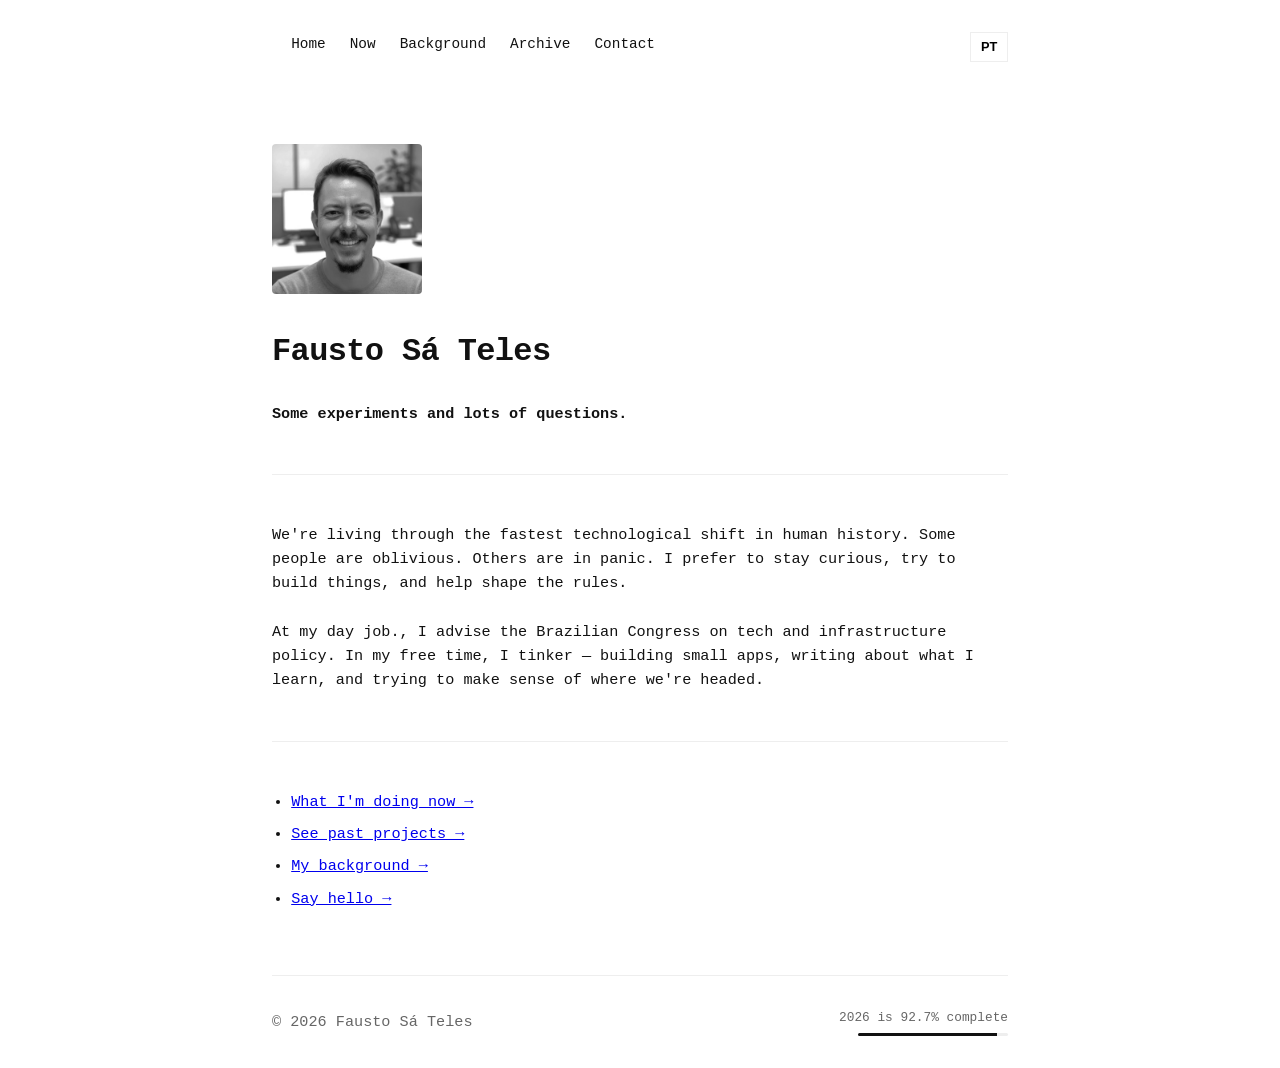
<file: index.html>
<!DOCTYPE html>
<html lang="en">
<head>
    <meta charset="UTF-8">
    <meta name="viewport" content="width=device-width, initial-scale=1.0">
    <title>Fausto Sá Teles</title>
    <meta name="description" content="Running little experiments. Asking big questions. Personal website of Fausto Sá Teles.">
    <link rel="stylesheet" href="css/style.css">
</head>
<body>
    <header>
        <nav>
            <ul>
                <li><a href="index.html">Home</a></li>
                <li><a href="now.html"><span data-lang="en">Now</span><span data-lang="pt">Agora</span></a></li>
                <li><a href="academic.html"><span data-lang="en">Background</span><span data-lang="pt">Acadêmico</span></a></li>
                <li><a href="projects.html"><span data-lang="en">Archive</span><span data-lang="pt">Arquivo</span></a></li>
                <li><a href="contact.html"><span data-lang="en">Contact</span><span data-lang="pt">Contato</span></a></li>
            </ul>
        </nav>
        <button id="lang-toggle" class="lang-toggle">PT</button>
    </header>

    <main>
        <section data-lang="en">
            <img src="images/fausto.JPG" alt="Fausto Sá Teles" class="profile-pic">
            <h1>Fausto Sá Teles</h1>
            <p><strong>Some experiments and lots of questions.</strong></p>
            <hr>
            <p>We're living through the fastest technological shift in human history. Some people are oblivious. Others are in panic. I prefer to stay curious, try to build things, and help shape the rules.</p>
            <p>At my day job., I advise the Brazilian Congress on tech and infrastructure policy. In my free time, I tinker — building small apps, writing about what I learn, and trying to make sense of where we're headed.</p>
            
            <hr>
            <ul>
                <li><a href="now.html">What I'm doing now →</a></li>
                <li><a href="projects.html">See past projects →</a></li>
                <li><a href="academic.html">My background →</a></li>
                <li><a href="contact.html">Say hello →</a></li>
            </ul>
        </section>

        <section data-lang="pt">
            <img src="images/fausto.JPG" alt="Fausto Sá Teles" class="profile-pic">
            <h1>Fausto Sá Teles</h1>
            <p><strong>Alguns experimentos e muitas perguntas.</strong></p>
            <hr>
            <p>Estamos vivendo a transição tecnológica mais rápida da história. Algumas pessoas ignoram. Outras estão em pânico. Eu prefiro manter a curiosidade, tentar construir soluções e ajudar a moldar as regras.</p>
            <p>No trabalho, assessoro o Congresso Nacional em políticas de tecnologia e infraestrutura. No meu tempo livre, faço pequenos experimentos — criando ferramentas de software, escrevendo sobre o que estou aprendendo e tentando entender para onde estamos indo.</p>
            
            <hr>
            <ul>
                <li><a href="now.html">O que estou fazendo agora →</a></li>
                <li><a href="projects.html">Veja projetos antigos →</a></li>
                <li><a href="academic.html">Minha trajetória →</a></li>
                <li><a href="contact.html">Mande um oi →</a></li>
            </ul>
        </section>
    </main>

    <footer>
        <p>© 2026 Fausto Sá Teles</p>
        <div class="memento-mori">
            <span id="year-text">Loading...</span>
            <div class="progress-bar-container">
                <div id="year-progress" class="progress-bar"></div>
            </div>
        </div>
    </footer>

    <script src="js/lang.js"></script>
    <script src="js/widget.js"></script>
</body>
</html>
</file>
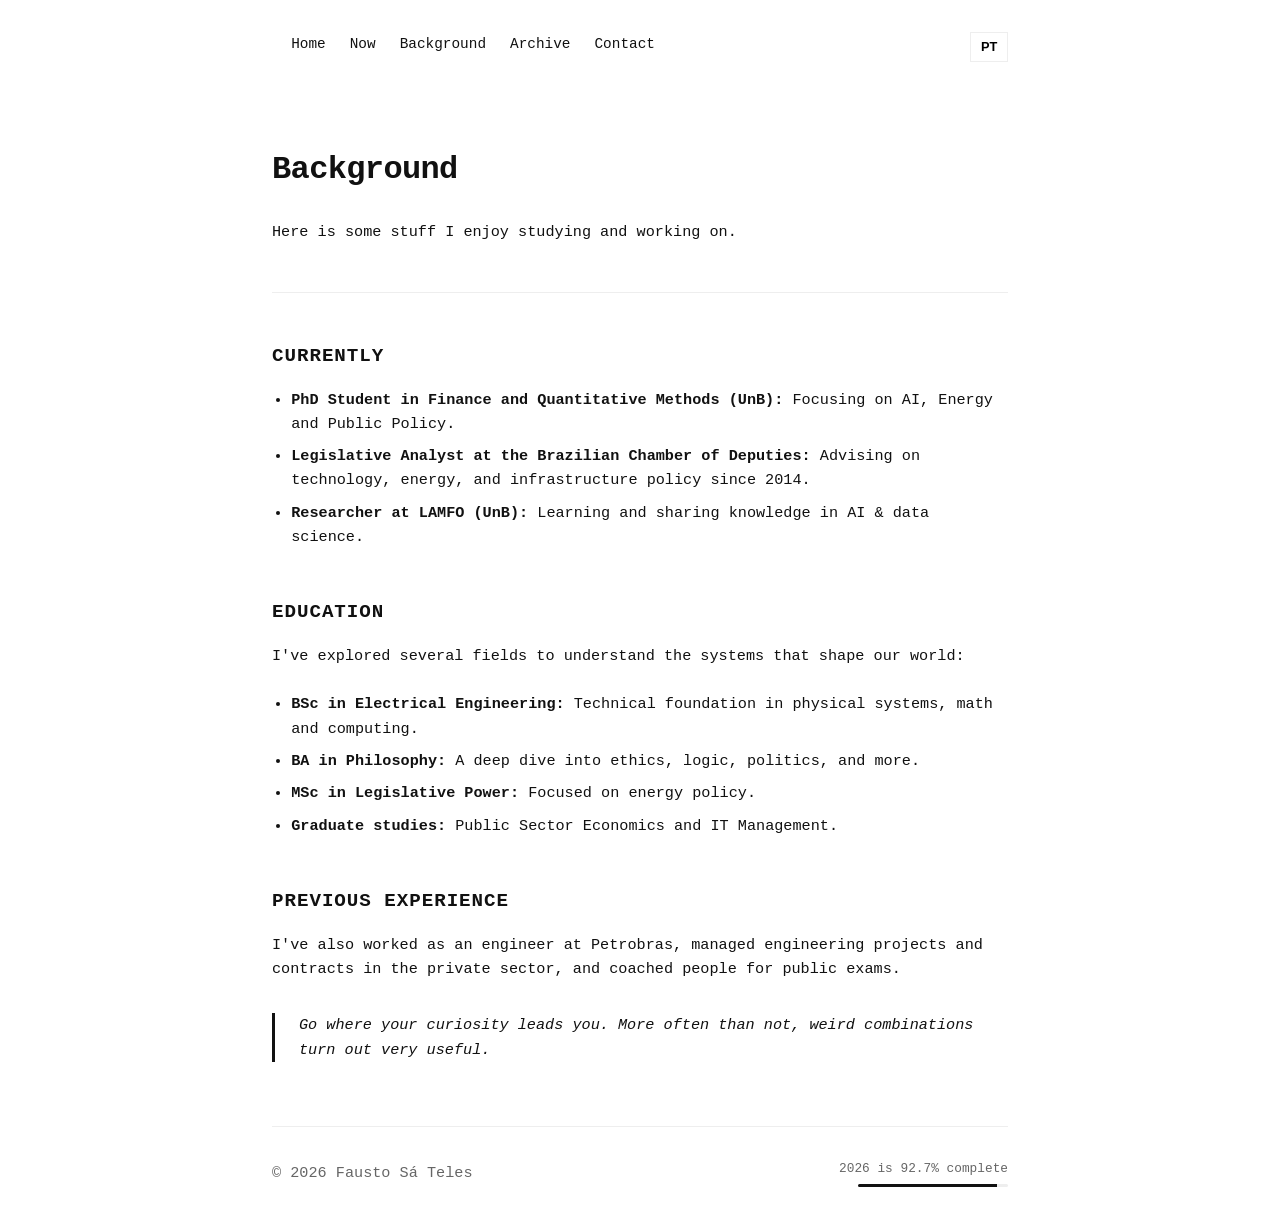
<file: academic.html>
<!DOCTYPE html>
<html lang="en">
<head>
    <meta charset="UTF-8">
    <meta name="viewport" content="width=device-width, initial-scale=1.0">
    <title>Background — Fausto Sá Teles</title>
    <link rel="stylesheet" href="css/style.css">
</head>
<body>
    <header>
        <nav>
            <ul>
                <li><a href="index.html">Home</a></li>
                <li><a href="now.html"><span data-lang="en">Now</span><span data-lang="pt">Agora</span></a></li>
                <li><a href="academic.html"><span data-lang="en">Background</span><span data-lang="pt">Acadêmico</span></a></li>
                <li><a href="projects.html"><span data-lang="en">Archive</span><span data-lang="pt">Arquivo</span></a></li>
                <li><a href="contact.html"><span data-lang="en">Contact</span><span data-lang="pt">Contato</span></a></li>
            </ul>
        </nav>
        <button id="lang-toggle" class="lang-toggle">PT</button>
    </header>

    <main>
        <section data-lang="en">
            <h1>Background</h1>
            <p>Here is some stuff I enjoy studying and working on.</p>
            <hr>
            
            <h2>Currently</h2>
            <ul>
                <li><strong>PhD Student in Finance and Quantitative Methods (UnB):</strong> Focusing on AI, Energy and Public Policy.</li>
                <li><strong>Legislative Analyst at the Brazilian Chamber of Deputies:</strong> Advising on technology, energy, and infrastructure policy since 2014.</li>
                <li><strong>Researcher at LAMFO (UnB):</strong> Learning and sharing knowledge in AI & data science.</li>
            </ul>

            <h2>Education</h2>
            <p>I've explored several fields to understand the systems that shape our world:</p>
            <ul>
                <li><strong>BSc in Electrical Engineering:</strong> Technical foundation in physical systems, math and computing.</li>
                <li><strong>BA in Philosophy:</strong> A deep dive into ethics, logic, politics, and more.</li>
                <li><strong>MSc in Legislative Power:</strong> Focused on energy policy.</li>        
                <li><strong>Graduate studies:</strong> Public Sector Economics and IT Management.</li>
            </ul>

            <h2>Previous Experience</h2>
            <p>I've also worked as an engineer at Petrobras, managed engineering projects and contracts in the private sector, and coached people for public exams.</p>

            <blockquote>
                Go where your curiosity leads you. More often than not, weird combinations turn out very useful.
            </blockquote>
        </section>

        <section data-lang="pt">
            <h1>Acadêmico</h1>
            <p>Alguns coisas que gosto de estudar e fazer.</p>
            <hr>
            
            <h2>Atualmente</h2>
            <ul>
                <li><strong>Doutorando em Finanças e Métodos Quantitativos (UnB):</strong> Focado em IA, Energia e Políticas Públicas.</li>
                <li><strong>Analista Legislativo na Câmara dos Deputados:</strong> Assessorando em políticas de tecnologia, energia e infraestrutura desde 2014.</li>
                <li><strong>Pesquisador no LAMFO (UnB):</strong> Aprendendo e compartilhando conhecimento em IA e ciência de dados.</li>
            </ul>

            <h2>Formação</h2>
            <p>Explorei diversas áreas tentando entender melhor os sistemas que moldam o nosso mundo:</p>
            <ul>
                <li><strong>Engenharia Elétrica:</strong> Base técnica em sistemas físicos, matemática e computação.</li>
                <li><strong>Bacharel em Filosofia:</strong> Mergulho em ética, lógica, política e outros temas.</li>
                <li><strong>Mestre em Poder Legislativo:</strong> Focado em política energética.</li>
                <li><strong>Pós-graduações:</strong> Economia do Setor Público e Gestão de TI.</li>
            </ul>

            <h2>Experiências Anteriores</h2>
            <p>Também já trabalhei como engenheiro na Petrobras, gerenciei projetos e contratos de engenharia no setor privado e mentorei alunos para concursos públicos.</p>

            <blockquote>
                Siga sua curiosidade. Na maioria das vezes, combinações estranhas acabam sendo muito úteis.
            </blockquote>
        </section>
    </main>

    <footer>
        <p>© 2026 Fausto Sá Teles</p>
        <div class="memento-mori">
            <span id="year-text">Loading...</span>
            <div class="progress-bar-container">
                <div id="year-progress" class="progress-bar"></div>
            </div>
        </div>
    </footer>

    <script src="js/lang.js"></script>
    <script src="js/widget.js"></script>
</body>
</html>
</file>
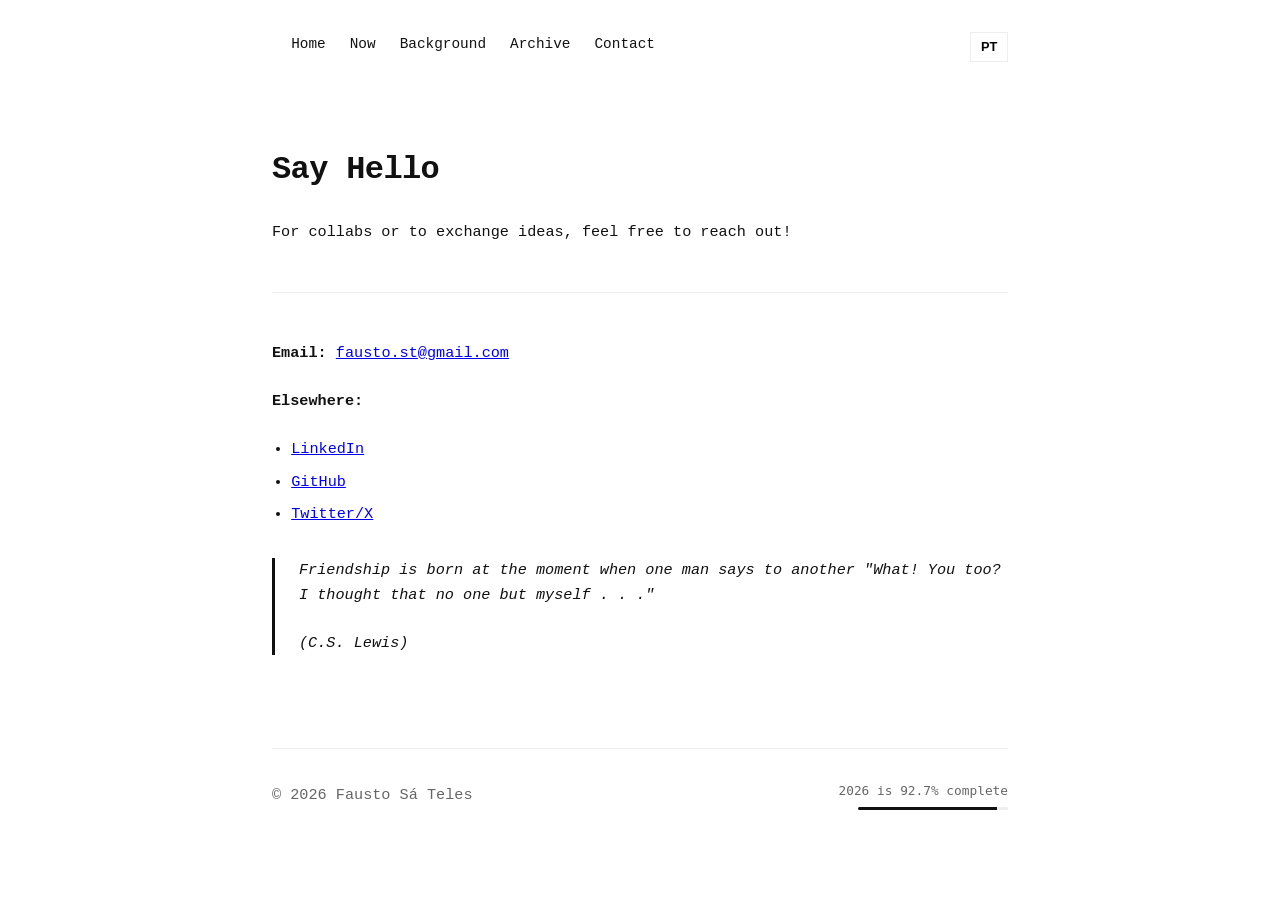
<file: contact.html>
<!DOCTYPE html>
<html lang="en">
<head>
    <meta charset="UTF-8">
    <meta name="viewport" content="width=device-width, initial-scale=1.0">
    <title>Contact — Fausto Sá Teles</title>
    <link rel="stylesheet" href="css/style.css">
</head>
<body>
    <header>
        <nav>
            <ul>
                <li><a href="index.html">Home</a></li>
                <li><a href="now.html"><span data-lang="en">Now</span><span data-lang="pt">Agora</span></a></li>
                <li><a href="academic.html"><span data-lang="en">Background</span><span data-lang="pt">Acadêmico</span></a></li>
                <li><a href="projects.html"><span data-lang="en">Archive</span><span data-lang="pt">Arquivo</span></a></li>
                <li><a href="contact.html"><span data-lang="en">Contact</span><span data-lang="pt">Contato</span></a></li>
            </ul>
        </nav>
        <button id="lang-toggle" class="lang-toggle">PT</button>
    </header>

    <main>
        <section data-lang="en">
            <h1>Say Hello</h1>
            <p>For collabs or to exchange ideas, feel free to reach out!</p>
            <hr>

            <p><strong>Email:</strong> <a href="mailto:fausto.st@gmail.com">fausto.st@gmail.com</a></p>

            <p><strong>Elsewhere:</strong></p>
            <ul>
                <li><a href="https://linkedin.com/in/faustosateles" target="_blank" rel="noopener">LinkedIn</a></li>
                <li><a href="https://github.com/faustost" target="_blank" rel="noopener">GitHub</a></li>
                <li><a href="https://x.com/fausto_st" target="_blank" rel="noopener">Twitter/X</a></li>
            </ul>

            <blockquote>
                <p>Friendship is born at the moment when one man says to another "What! You too? I thought that no one but myself . . ."</p>
                (C.S. Lewis)
            </blockquote>
        </section>

        <section data-lang="pt">
            <h1>Diga Olá</h1>
            <p>Para colaborar em algum projeto ou só trocar ideias, dá um toque!</p>
            <hr>

            <p><strong>Email:</strong> <a href="mailto:fausto.st@gmail.com">fausto.st@gmail.com</a></p>

            <p><strong>Também em:</strong></p>
            <ul>
                <li><a href="https://linkedin.com/in/faustosateles" target="_blank" rel="noopener">LinkedIn</a></li>
                <li><a href="https://github.com/faustost" target="_blank" rel="noopener">GitHub</a></li>
                <li><a href="https://x.com/fausto_st" target="_blank" rel="noopener">Twitter/X</a></li>
            </ul>

            <blockquote>
                <p>A amizade nasce no momento em que uma pessoa diz para outra: "O quê! Você também? Achei que eu fosse o único."</p>
                (C.S. Lewis)
            </blockquote>
        </section>
    </main>

    <footer>
        <p>© 2026 Fausto Sá Teles</p>
        <div class="memento-mori">
            <span id="year-text">Loading...</span>
            <div class="progress-bar-container">
                <div id="year-progress" class="progress-bar"></div>
            </div>
        </div>
    </footer>

    <script src="js/lang.js"></script>
    <script src="js/widget.js"></script>
</body>
</html>
</file>
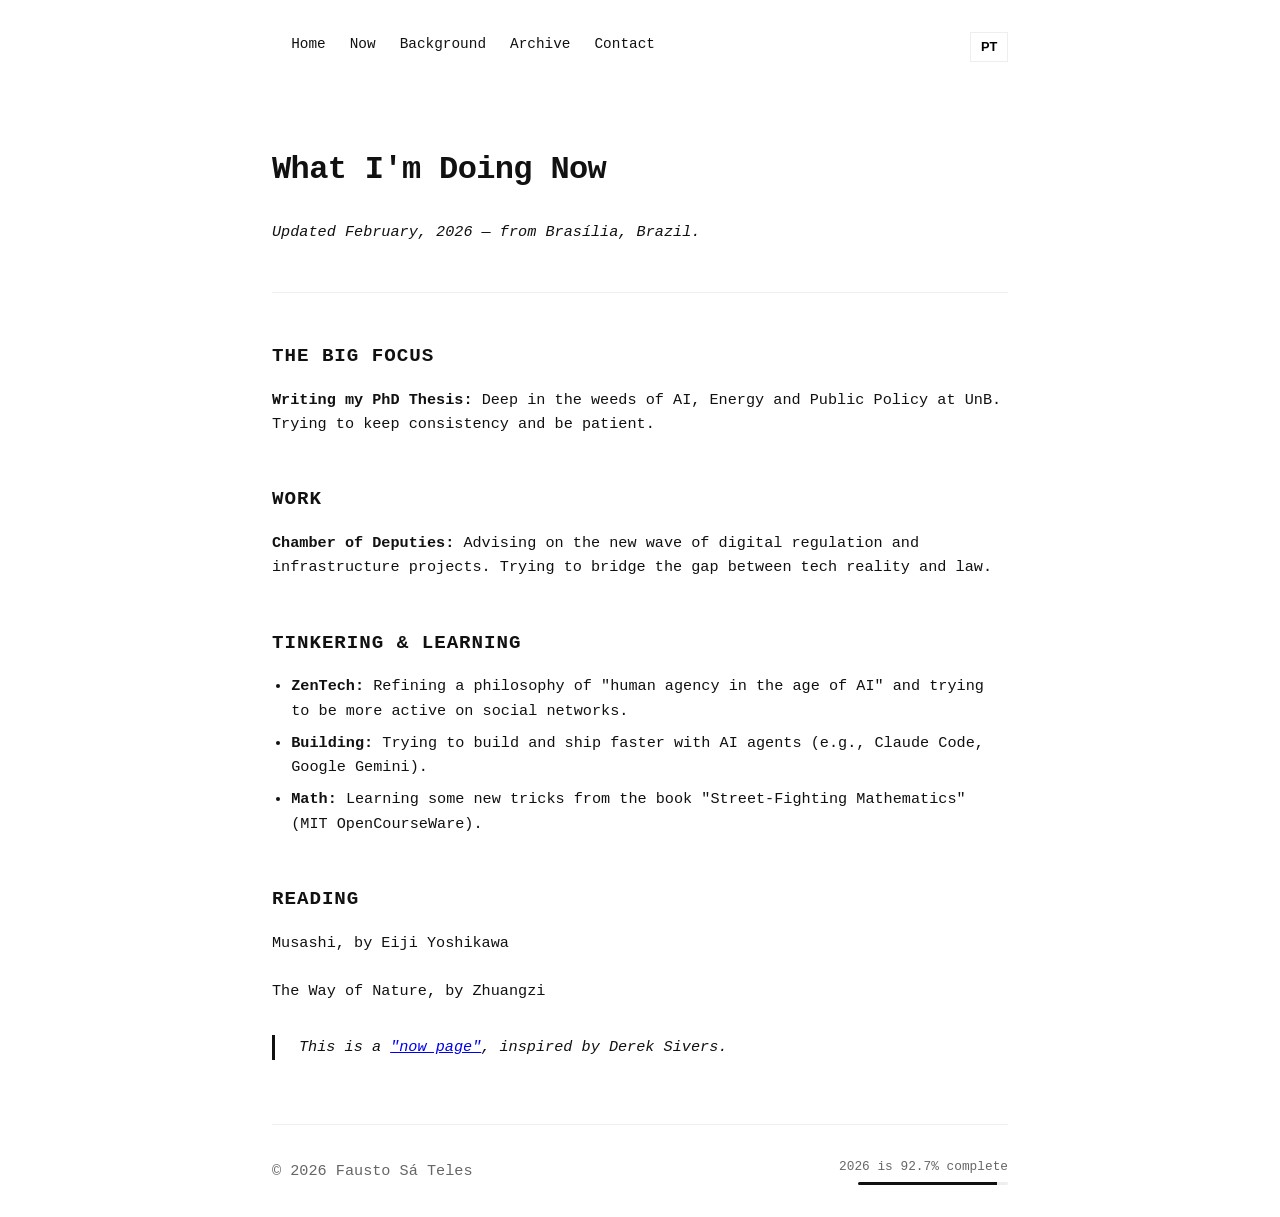
<file: now.html>
<!DOCTYPE html>
<html lang="en">
<head>
    <meta charset="UTF-8">
    <meta name="viewport" content="width=device-width, initial-scale=1.0">
    <title>Now — Fausto Sá Teles</title>
    <link rel="stylesheet" href="css/style.css">
</head>
<body>
    <header>
        <nav>
            <ul>
                <li><a href="index.html">Home</a></li>
                <li><a href="now.html"><span data-lang="en">Now</span><span data-lang="pt">Agora</span></a></li>
                <li><a href="academic.html"><span data-lang="en">Background</span><span data-lang="pt">Acadêmico</span></a></li>
                <li><a href="projects.html"><span data-lang="en">Archive</span><span data-lang="pt">Arquivo</span></a></li>
                <li><a href="contact.html"><span data-lang="en">Contact</span><span data-lang="pt">Contato</span></a></li>
            </ul>
        </nav>
        <button id="lang-toggle" class="lang-toggle">PT</button>
    </header>

    <main>
        <section data-lang="en">
            <h1>What I'm Doing Now</h1>
            <p><em>Updated February, 2026 — from Brasília, Brazil.</em></p>
            <hr>

            <h2>The Big Focus</h2>
            <p><strong>Writing my PhD Thesis:</strong> Deep in the weeds of AI, Energy and Public Policy at UnB. Trying to keep consistency and be patient.</p>

            <h2>Work</h2>
            <p><strong>Chamber of Deputies:</strong> Advising on the new wave of digital regulation and infrastructure projects. Trying to bridge the gap between tech reality and law.</p>

            <h2>Tinkering & Learning</h2>
            <ul>
                <li><strong>ZenTech:</strong> Refining a philosophy of "human agency in the age of AI" and trying to be more active on social networks.</li>
                <li><strong>Building:</strong> Trying to build and ship faster with AI agents (e.g., Claude Code, Google Gemini).</li>
                <li><strong>Math:</strong> Learning some new tricks from the book "Street-Fighting Mathematics" (MIT OpenCourseWare).</li>
            </ul>

            <h2>Reading</h2>
            <p>Musashi, by Eiji Yoshikawa</p>
            <p>The Way of Nature, by Zhuangzi</p>

            <blockquote>
                This is a <a href="https://nownownow.com/about" target="_blank" rel="noopener">"now page"</a>, inspired by Derek Sivers.
            </blockquote>
        </section>

        <section data-lang="pt">
            <h1>O Que Estou Fazendo Agora</h1>
            <p><em>Atualizado em Fevereiro de 2026 — de Brasília, Brasil.</em></p>
            <hr>

            <h2>Foco Principal</h2>
            <p><strong>Escrevendo minha Tese de Doutorado:</strong> Mergulhado em IA, Energia e Políticas Públicas na UnB. Tentando manter a consistência e exercitando a paciência.</p>

            <h2>Trabalho</h2>
            <p><strong>Câmara dos Deputados:</strong> Assessorando na nova onda de regulação digital e projetos de infraestrutura. Tentando conectar a realidade técnica com a lei.</p>

            <h2>Experimentando & Aprendendo</h2>
            <ul>
                <li><strong>ZenTech:</strong> Refinando uma filosofia de "agência humana na era da IA" e tentando ser mais ativo nas redes sociais.</li>
                <li><strong>Programação:</strong> Experimentando com agentes de IA para codar mais rápido (ex: Claude Code, Google Gemini).</li>
                <li><strong>Matemática:</strong> Aprendendo truques novos no livro "Street-Fighting Mathematics" (MIT OpenCourseWare).</li>
            </ul>

            <h2>Lendo</h2>
            <p>Musashi, de Eiji Yoshikawa</p>
            <p>The Way of Nature, de Zhuangzi</p>

            <blockquote>
                Esta é uma <a href="https://nownownow.com/about" target="_blank">"now page"</a>, inspirada por Derek Sivers.
            </blockquote>
        </section>
    </main>

    <footer>
        <p>© 2026 Fausto Sá Teles</p>
        <div class="memento-mori">
            <span id="year-text">Loading...</span>
            <div class="progress-bar-container">
                <div id="year-progress" class="progress-bar"></div>
            </div>
        </div>
    </footer>

    <script src="js/lang.js"></script>
    <script src="js/widget.js"></script>
</body>
</html>
</file>
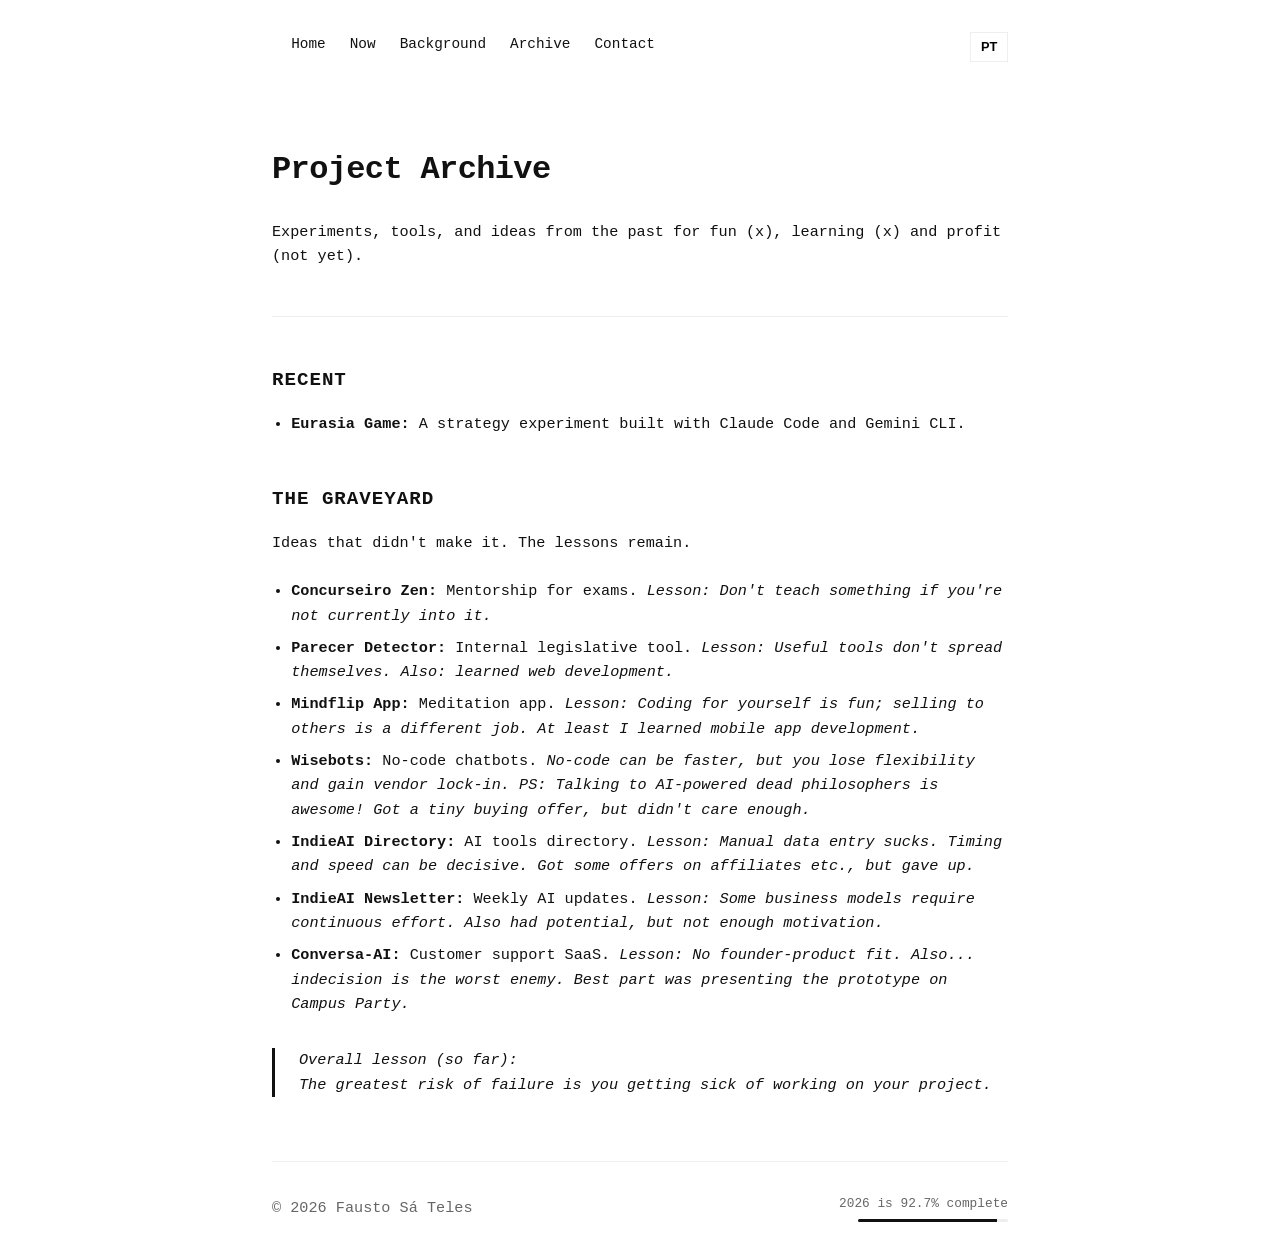
<file: projects.html>
<!DOCTYPE html>
<html lang="en">
<head>
    <meta charset="UTF-8">
    <meta name="viewport" content="width=device-width, initial-scale=1.0">
    <title>Projects — Fausto Sá Teles</title>
    <link rel="stylesheet" href="css/style.css">
</head>
<body>
    <header>
        <nav>
            <ul>
                <li><a href="index.html">Home</a></li>
                <li><a href="now.html"><span data-lang="en">Now</span><span data-lang="pt">Agora</span></a></li>
                <li><a href="academic.html"><span data-lang="en">Background</span><span data-lang="pt">Acadêmico</span></a></li>
                <li><a href="projects.html"><span data-lang="en">Archive</span><span data-lang="pt">Arquivo</span></a></li>
                <li><a href="contact.html"><span data-lang="en">Contact</span><span data-lang="pt">Contato</span></a></li>
            </ul>
        </nav>
        <button id="lang-toggle" class="lang-toggle">PT</button>
    </header>

    <main>
        <section data-lang="en">
            <h1>Project Archive</h1>
            <p>Experiments, tools, and ideas from the past for fun (x), learning (x) and profit (not yet).</p>
            <hr>

            <h2>Recent</h2>
            <ul>
                <li><strong>Eurasia Game:</strong> A strategy experiment built with Claude Code and Gemini CLI.</li>
            </ul>

            <h2>The Graveyard</h2>
            <p>Ideas that didn't make it. The lessons remain.</p>
            <ul>
                <li><strong>Concurseiro Zen:</strong> Mentorship for exams. <em>Lesson: Don't teach something if you're not currently into it.</em></li>
                <li><strong>Parecer Detector:</strong> Internal legislative tool. <em>Lesson: Useful tools don't spread themselves. Also: learned web development.</em></li>
                <li><strong>Mindflip App:</strong> Meditation app. <em>Lesson: Coding for yourself is fun; selling to others is a different job. At least I learned mobile app development.</em></li>
                <li><strong>Wisebots:</strong> No-code chatbots. <em>No-code can be faster, but you lose flexibility and gain vendor lock-in. PS: Talking to AI-powered dead philosophers is awesome! Got a tiny buying offer, but didn't care enough.</em></li>
                <li><strong>IndieAI Directory:</strong> AI tools directory. <em>Lesson: Manual data entry sucks. Timing and speed can be decisive. Got some offers on affiliates etc., but gave up.</em></li>
                <li><strong>IndieAI Newsletter:</strong> Weekly AI updates. <em>Lesson: Some business models require continuous effort. Also had potential, but not enough motivation.</em></li>
                <li><strong>Conversa-AI:</strong> Customer support SaaS. <em>Lesson: No founder-product fit. Also... indecision is the worst enemy. Best part was presenting the prototype on Campus Party.</em></li>
            </ul>

            <blockquote>
                Overall lesson (so far):<br>
                The greatest risk of failure is you getting sick of working on your project.
            </blockquote>
        </section>

        <section data-lang="pt">
            <h1>Arquivo de Projetos</h1>
            <p>Experimentos, ferramentas e ideias do passado para diversão (x), aprendizado (x) e lucro $$ (ainda não).</p>
            <hr>

            <h2>Recentes</h2>
            <ul>
                <li><strong>Eurasia Game:</strong> Um jogo de estratégia construído com Claude Code e Gemini CLI.</li>
            </ul>

            <h2>Cemitério de Projetos</h2>
            <p>Ideias que não vingaram. As lições ficaram.</p>
            <ul>
                <li><strong>Concurseiro Zen:</strong> Mentoria para concursos. <em>Lição: Não ensine algo se você não estiver interessado no assunto no momento.</em></li>
                <li><strong>Parecer Detector:</strong> Ferramenta legislativa interna. <em>Lição: Ferramentas úteis não se vendem sozinhas. Bônus: aprendi desenvolvimento web.</em></li>
                <li><strong>Mindflip App:</strong> App de meditação. <em>Lição: Programar pra si mesmo é divertido; vender pros outros é outro trabalho. Pelo menos aprendi desenvolvimento mobile.</em></li>
                <li><strong>Wisebots:</strong> Chatbots no-code. <em>Lição: No-code pode ser mais rápido, mas você perde flexibilidade e ganha lock-in. PS: Falar com filósofos mortos via IA é irado! Recebi uma micro oferta de compra, mas deixei pra lá.</em></li>
                <li><strong>IndieAI Directory:</strong> Diretório de ferramentas de IA. <em>Lição: Entrada manual de dados é um saco. Timing e velocidade podem ser decisivos. Tive ofertas de afiliados, mas também não animei.</em></li>
                <li><strong>IndieAI Newsletter:</strong> Newsletter semanal de IA. <em>Lição: Alguns modelos de negócio exigem esforço contínuo. Tinha potencial, mas faltou motivação.</em></li>
                <li><strong>Conversa-AI:</strong> SaaS de suporte ao cliente. <em>Lição: Sem founder-product fit. Além disso... a indecisão é o pior inimigo. Valeu para apresentar o protótipo no Campus Party.</em></li>
            </ul>

            <blockquote>
                Lição geral (até aqui):<br>
                O maior risco de fracasso é você enjoar de trabalhar no seu próprio projeto.
            </blockquote>
        </section>
    </main>

    <footer>
        <p>© 2026 Fausto Sá Teles</p>
        <div class="memento-mori">
            <span id="year-text">Loading...</span>
            <div class="progress-bar-container">
                <div id="year-progress" class="progress-bar"></div>
            </div>
        </div>
    </footer>

    <script src="js/lang.js"></script>
    <script src="js/widget.js"></script>
</body>
</html>
</file>
<file: css/style.css>
:root {
    --bg-color: #ffffff;
    --text-color: #111111;
    --accent-color: #666666;
    --border-color: #eeeeee;
    --font-family: "SFMono-Regular", Consolas, "Liberation Mono", Menlo, Courier, monospace;
}

* {
    box-sizing: border-box;
    margin: 0;
    padding: 0;
}

body {
    background-color: var(--bg-color);
    color: var(--text-color);
    font-family: var(--font-family);
    line-height: 1.6;
    padding: 2rem;
    max-width: 800px;
    margin: 0 auto;
    font-size: 0.95rem;
}

header {
    margin-bottom: 4rem;
    display: flex;
    justify-content: space-between;
    align-items: flex-start;
}

nav ul {
    list-style: none;
    display: flex;
    gap: 1.5rem;
}

nav ul li {
    margin-bottom: 0;
}

nav a {
    text-decoration: none;
    color: var(--text-color);
    font-weight: 500;
    transition: opacity 0.2s;
    font-size: 0.9rem;
}

nav a:hover {
    opacity: 0.6;
}

.lang-toggle {
    cursor: pointer;
    font-weight: bold;
    font-size: 0.8rem;
    padding: 0.4rem 0.6rem;
    border: 1px solid var(--border-color);
    background: none;
}

main {
    min-height: 60vh;
}

h1 {
    font-size: 2rem;
    font-weight: 700;
    margin-bottom: 1.5rem;
    letter-spacing: -0.02em;
}

.profile-pic {
    width: 150px;
    height: 150px;
    object-fit: cover;
    border-radius: 4px;
    filter: grayscale(100%);
    margin-bottom: 2rem;
    display: block;
}

h2 {
    font-size: 1.2rem;
    margin-top: 3rem;
    margin-bottom: 1rem;
    text-transform: uppercase;
    letter-spacing: 0.05em;
}

p {
    margin-bottom: 1.5rem;
    font-size: 0.95rem;
}

ul {
    margin-bottom: 1.5rem;
    padding-left: 1.2rem;
}

li {
    margin-bottom: 0.5rem;
}

hr {
    border: 0;
    border-top: 1px solid var(--border-color);
    margin: 3rem 0;
}

footer {
    margin-top: 4rem;
    padding-top: 2rem;
    border-top: 1px solid var(--border-color);
    display: flex;
    justify-content: space-between;
    align-items: center;
    font-size: 0.9rem;
    color: var(--accent-color);
}

footer p {
    margin-bottom: 0;
}

.memento-mori {
    display: flex;
    flex-direction: column;
    align-items: flex-end;
    font-family: monospace;
    font-size: 0.8rem;
}

.progress-bar-container {
    width: 150px;
    height: 3px;
    background-color: var(--border-color);
    margin-top: 0.3rem;
    border-radius: 2px;
    overflow: hidden;
}

.progress-bar {
    height: 100%;
    background-color: var(--text-color);
    width: 0%; /* Will be set by JS */
    transition: width 1s ease-in-out;
}

blockquote {
    border-left: 3px solid var(--text-color);
    padding-left: 1.5rem;
    margin: 2rem 0;
    font-style: italic;
}

/* Language display logic */
[data-lang] {
    display: none;
}

html[lang="en"] [data-lang="en"] {
    display: block;
}

html[lang="pt"] [data-lang="pt"] {
    display: block;
}

/* Inline language elements */
span[data-lang] {
    display: none;
}

html[lang="en"] span[data-lang="en"] {
    display: inline;
}

html[lang="pt"] span[data-lang="pt"] {
    display: inline;
}

@media (max-width: 600px) {
    body {
        padding: 1.5rem;
    }
    
    header {
        flex-direction: column;
        gap: 2rem;
    }

    footer {
        flex-direction: column;
        align-items: flex-start;
        gap: 1.5rem;
    }

    .memento-mori {
        align-items: flex-start;
    }
    
    h1 {
        font-size: 2rem;
    }
}
</file>
